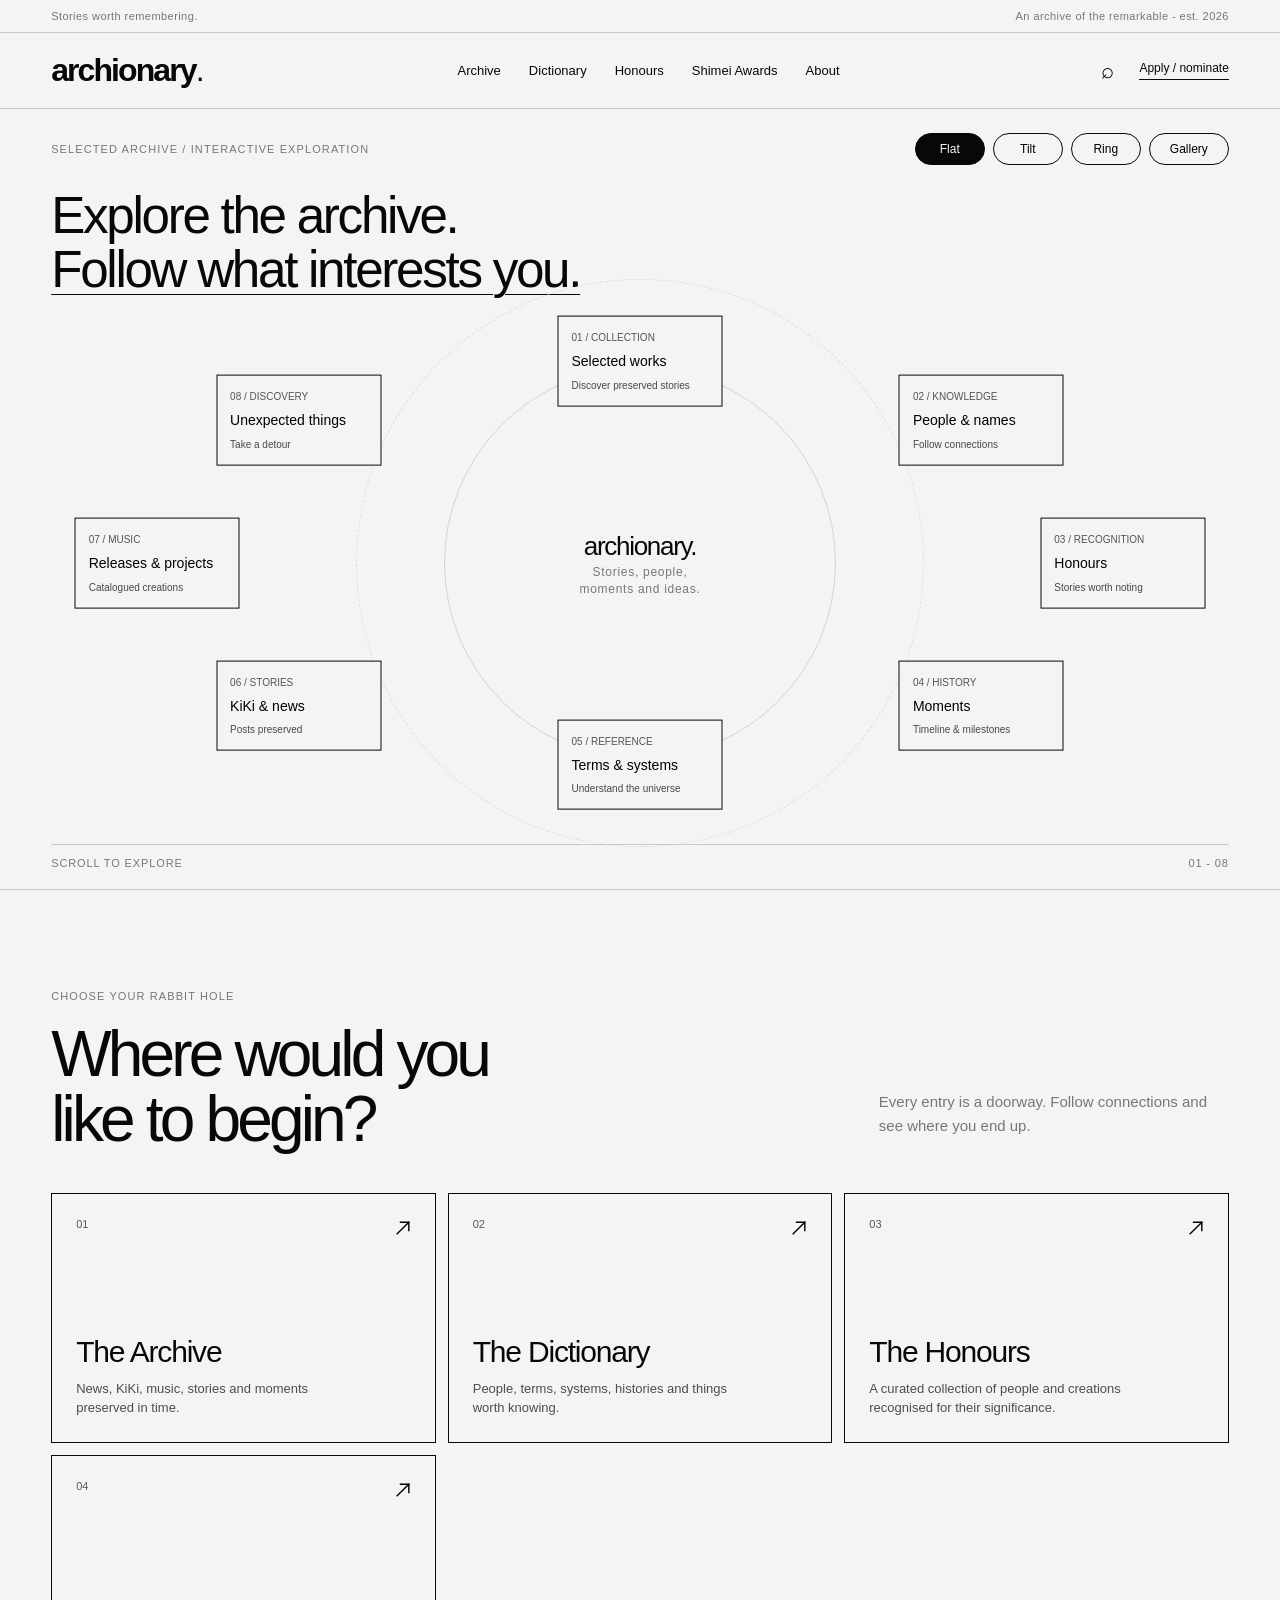
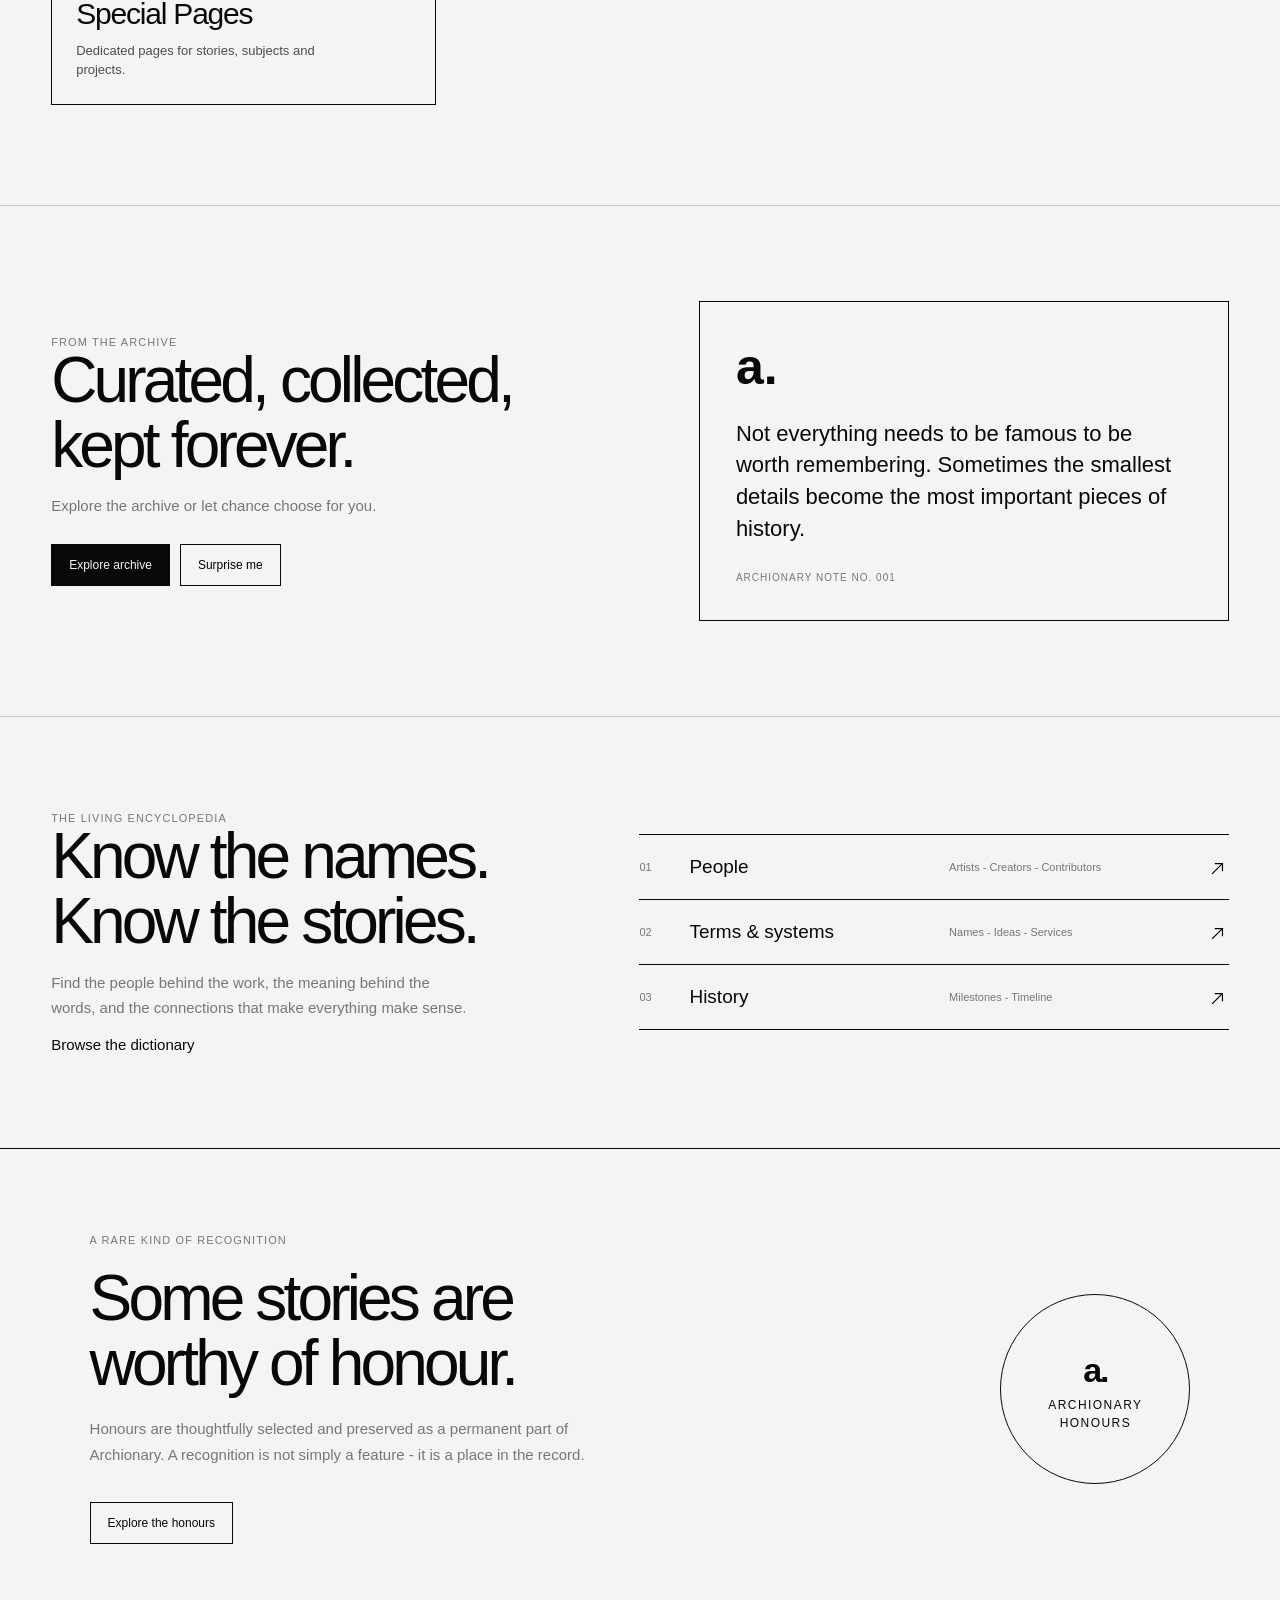
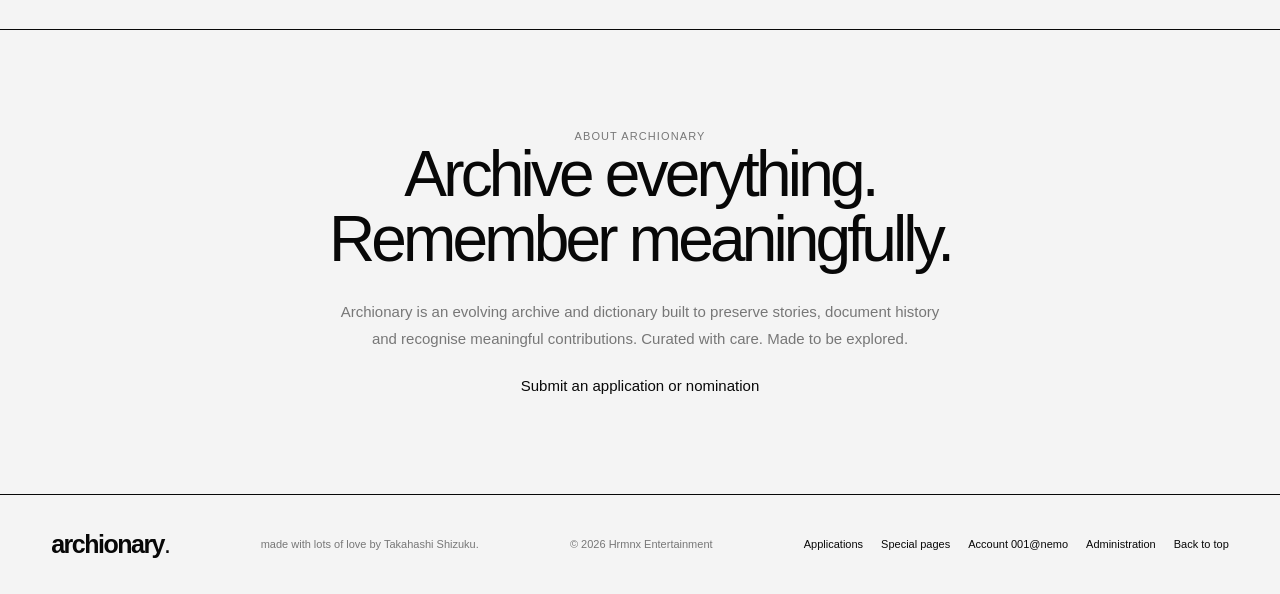
<file: index.html>
<!doctype html><html lang="en"><head><meta charset="utf-8"><meta name="viewport" content="width=device-width,initial-scale=1"><meta name="description" content="Archionary - stories worth remembering. A monochrome, interactive archive and dictionary."><title>archionary - stories worth remembering</title><link rel="icon" href="assets/favicon.svg" type="image/svg+xml"><link rel="stylesheet" href="assets/css/site.css"></head><body><div class="topline"><span>Stories worth remembering.</span><span class="topline-right">An archive of the remarkable - est. 2026</span></div><header class="site-header"><a class="brand" href="/" aria-label="Archionary home">archionary<span class="dot">.</span></a><button class="menu-toggle" aria-label="Toggle navigation" aria-expanded="false">Menu</button><nav class="main-nav" aria-label="Main navigation"><a href="#archive">Archive</a><a href="#dictionary">Dictionary</a><a href="#honours">Honours</a><a href="shimei-awards/">Shimei Awards</a><a href="#about">About</a></nav><div class="header-actions"><button class="search-open" aria-label="Search Archionary"></button><a class="apply-link" href="apply.html">Apply / nominate</a></div></header><main><section class="hero"><div class="hero-top"><p class="eyebrow">Selected archive / interactive exploration</p><div class="mode-controls" aria-label="Explore display modes"><button class="active" data-mode="flat">Flat</button><button data-mode="tilt">Tilt</button><button data-mode="ring">Ring</button><button data-mode="gallery">Gallery</button></div></div><h1 class="hero-title">Explore the archive.<br><em>Follow what interests you.</em></h1><div class="orbit-stage mode-flat" id="orbit-stage"><div class="orbit-center"><strong>archionary.</strong>Stories, people, moments and ideas.</div><button class="orbit-item" data-link="#archive" style="left:50%;top:7%;--angle:-8deg"><span class="item-index">01 / COLLECTION</span><strong>Selected works</strong><small>Discover preserved stories</small></button><button class="orbit-item" data-link="#dictionary" style="left:76%;top:20%;--angle:8deg"><span class="item-index">02 / KNOWLEDGE</span><strong>People & names</strong><small>Follow connections</small></button><button class="orbit-item" data-link="#honours" style="left:88%;top:50%;--angle:10deg"><span class="item-index">03 / RECOGNITION</span><strong>Honours</strong><small>Stories worth noting</small></button><button class="orbit-item" data-link="#archive" style="left:74%;top:78%;--angle:-4deg"><span class="item-index">04 / HISTORY</span><strong>Moments</strong><small>Timeline & milestones</small></button><button class="orbit-item" data-link="#dictionary" style="left:50%;top:91%;--angle:5deg"><span class="item-index">05 / REFERENCE</span><strong>Terms & systems</strong><small>Understand the universe</small></button><button class="orbit-item" data-link="#archive" style="left:25%;top:78%;--angle:6deg"><span class="item-index">06 / STORIES</span><strong>KiKi & news</strong><small>Posts preserved</small></button><button class="orbit-item" data-link="#archive" style="left:12%;top:50%;--angle:-8deg"><span class="item-index">07 / MUSIC</span><strong>Releases & projects</strong><small>Catalogued creations</small></button><button class="orbit-item" data-link="#about" style="left:25%;top:20%;--angle:3deg"><span class="item-index">08 / DISCOVERY</span><strong>Unexpected things</strong><small>Take a detour</small></button></div><div class="hero-bottom"><span>SCROLL TO EXPLORE</span><span>01 - 08</span></div></section><section class="discover" id="discover"><div class="section-heading"><p class="eyebrow">Choose your rabbit hole</p><h2>Where would you<br>like to begin?</h2><p class="section-intro">Every entry is a doorway. Follow connections and see where you end up.</p></div><div class="discovery-grid"><a class="discovery-card card-archive" href="archive.html"><span class="card-number">01</span><h3>The Archive</h3><p>News, KiKi, music, stories and moments preserved in time.</p><span class="card-arrow"><img class="icon-svg icon-arrow" src="assets/icons/arrow-up-right.svg" alt=""></span></a><a class="discovery-card card-dictionary" href="dictionary.html"><span class="card-number">02</span><h3>The Dictionary</h3><p>People, terms, systems, histories and things worth knowing.</p><span class="card-arrow"><img class="icon-svg icon-arrow" src="assets/icons/arrow-up-right.svg" alt=""></span></a><a class="discovery-card card-honours" href="honours.html"><span class="card-number">03</span><h3>The Honours</h3><p>A curated collection of people and creations recognised for their significance.</p><span class="card-arrow"><img class="icon-svg icon-arrow" src="assets/icons/arrow-up-right.svg" alt=""></span></a><a class="discovery-card card-archive" href="special-pages.html"><span class="card-number">04</span><h3>Special Pages</h3><p>Dedicated pages for stories, subjects and projects.</p><span class="card-arrow"><img class="icon-svg icon-arrow" src="assets/icons/arrow-up-right.svg" alt=""></span></a></div></section><section class="featured" id="archive"><div class="feature-title"><p class="eyebrow">From the archive</p><h2>Curated, collected,<br>kept forever.</h2><p>Explore the archive or let chance choose for you.</p><div class="feature-buttons"><a href="archive.html" class="button-dark">Explore archive</a><button class="button-outline" id="surprise">Surprise me</button></div></div><div class="feature-note"><div class="note-mark">a.</div><p>Not everything needs to be famous to be worth remembering. Sometimes the smallest details become the most important pieces of history.</p><span>ARCHIONARY NOTE NO. 001</span></div></section><section class="dictionary-preview" id="dictionary"><div class="dictionary-copy"><p class="eyebrow">The living encyclopedia</p><h2>Know the names.<br>Know the stories.</h2><p>Find the people behind the work, the meaning behind the words, and the connections that make everything make sense.</p><a href="dictionary.html" class="text-link">Browse the dictionary</a></div><div class="dictionary-tiles"><a href="dictionary.html#people"><span>01</span><strong>People</strong><small>Artists - Creators - Contributors</small><b><img class="icon-svg icon-arrow" src="assets/icons/arrow-up-right.svg" alt=""></b></a><a href="dictionary.html#terms"><span>02</span><strong>Terms & systems</strong><small>Names - Ideas - Services</small><b><img class="icon-svg icon-arrow" src="assets/icons/arrow-up-right.svg" alt=""></b></a><a href="dictionary.html#history"><span>03</span><strong>History</strong><small>Milestones - Timeline</small><b><img class="icon-svg icon-arrow" src="assets/icons/arrow-up-right.svg" alt=""></b></a></div></section><section class="honours-preview" id="honours"><div class="honours-inner"><p class="eyebrow">A rare kind of recognition</p><h2>Some stories are<br>worthy of honour.</h2><p>Honours are thoughtfully selected and preserved as a permanent part of Archionary. A recognition is not simply a feature - it is a place in the record.</p><a class="button-light" href="honours.html">Explore the honours</a></div><div class="honour-stamp"><div><strong>a.</strong>ARCHIONARY<br>HONOURS</div></div></section><section class="about-section" id="about"><p class="eyebrow">About Archionary</p><h2>Archive everything.<br>Remember meaningfully.</h2><p>Archionary is an evolving archive and dictionary built to preserve stories, document history and recognise meaningful contributions. Curated with care. Made to be explored.</p><a href="apply.html" class="text-link">Submit an application or nomination</a></section></main><footer class="site-footer"><a class="footer-brand" href="/">archionary<span class="dot">.</span></a><p>made with lots of love by Takahashi Shizuku.</p><p>© 2026 Hrmnx Entertainment</p><div class="footer-links"><a href="apply.html">Applications</a><a href="special-pages.html">Special pages</a><a href="account.html">Account 001@nemo</a><a href="admin.html">Administration</a><a href="#top">Back to top</a></div></footer><div class="search-overlay" hidden><div class="search-panel"><button class="search-close" aria-label="Close search">×</button><p class="eyebrow">Search the universe</p><label for="site-search">What are you looking for?</label><input id="site-search" type="search" placeholder="A person, song, story, term…"><p class="search-hint">Search will connect across the archive and dictionary as they are built.</p></div></div><script src="assets/js/site.js"></script></body></html>
</file>
<file: assets/css/site.css>
:root{--ink:#080808;--paper:#f4f4f4;--line:#c9c9c9;--mid:#777;--serif:Helvetica,Arial,sans-serif}*{box-sizing:border-box}html{scroll-behavior:smooth}body{margin:0;background:var(--paper);color:var(--ink);font-family:Helvetica,Arial,sans-serif;font-size:15px}a{color:inherit;text-decoration:none}button,input{font:inherit}.topline{padding:10px 4%;display:flex;justify-content:space-between;border-bottom:1px solid var(--line);font-size:11px;letter-spacing:.04em;color:var(--mid)}.site-header{height:76px;padding:0 4%;display:flex;align-items:center;justify-content:space-between;border-bottom:1px solid var(--line);gap:24px}.brand,.footer-brand{font-size:32px;font-weight:700;letter-spacing:-.06em}.brand .dot,.footer-brand .dot{font-weight:400}.main-nav,.header-actions{display:flex;align-items:center;gap:28px}.main-nav a{font-size:13px}.main-nav a:hover,.footer-links a:hover{text-decoration:underline;text-underline-offset:4px}.header-actions{gap:18px}.search-open,.menu-toggle{border:0;background:none;padding:7px;cursor:pointer;font-size:14px}.search-open:after{content:"⌕";font-size:22px}.apply-link{font-size:12px;border-bottom:1px solid var(--ink);padding-bottom:4px}.menu-toggle{display:none}.hero{padding:24px 4% 20px;min-height:min(780px,calc(100vh - 100px));position:relative;display:flex;flex-direction:column;overflow:hidden}.hero-top{display:flex;align-items:center;justify-content:space-between;gap:18px}.eyebrow{text-transform:uppercase;letter-spacing:.1em;font-size:11px;color:var(--mid);margin:0}.mode-controls{display:flex;gap:8px}.mode-controls button{border:1px solid var(--ink);border-radius:999px;background:transparent;padding:8px 20px;font-size:12px;cursor:pointer;min-width:70px}.mode-controls button.active,.mode-controls button:hover{background:var(--ink);color:var(--paper)}.hero-title{font-size:clamp(32px,4vw,58px);font-weight:400;letter-spacing:-.045em;line-height:1.05;margin:24px 0 0}.hero-title em{font-style:normal;text-decoration:underline;text-decoration-thickness:1px;text-underline-offset:7px}.orbit-stage{position:relative;flex:1;min-height:430px;margin:20px 0 35px;display:grid;place-items:center;--orbit: min(37vw,390px)}.orbit-stage:before,.orbit-stage:after{content:"";position:absolute;border:1px solid #d4d4d4;border-radius:50%;width:var(--orbit);height:var(--orbit);pointer-events:none}.orbit-stage:after{width:calc(var(--orbit)*1.45);height:calc(var(--orbit)*1.45);border-style:dashed;opacity:.65}.orbit-center{position:absolute;z-index:0;width:140px;text-align:center;line-height:1.4;font-size:12px;color:var(--mid);letter-spacing:.06em}.orbit-center strong{display:block;color:var(--ink);font-size:26px;letter-spacing:-.05em;font-weight:500}.orbit-item{position:absolute;width:clamp(115px,14vw,165px);min-height:82px;padding:15px 13px;border:1px solid var(--ink);background:var(--paper);display:flex;flex-direction:column;justify-content:space-between;gap:10px;cursor:pointer;transition:transform .45s ease,background .25s,color .25s,box-shadow .25s;z-index:1;text-align:left}.orbit-item:hover,.orbit-item.selected{background:var(--ink);color:var(--paper);box-shadow:0 0 0 1px var(--ink)}.orbit-item .item-index{font-size:10px;opacity:.65}.orbit-item strong{font-weight:400;font-size:14px;line-height:1.2}.orbit-item small{font-size:10px;opacity:.7}.orbit-stage.mode-tilt .orbit-item{transform:translate(-50%,-50%) rotate(var(--angle)) translateY(-7px)}.orbit-stage.mode-ring .orbit-item{border-radius:999px;text-align:center;min-height:75px}.orbit-stage.mode-gallery{display:flex;justify-content:center;align-items:center;gap:12px;flex-wrap:wrap}.orbit-stage.mode-gallery:before,.orbit-stage.mode-gallery:after,.orbit-stage.mode-gallery .orbit-center{display:none}.orbit-stage.mode-gallery .orbit-item{position:relative;left:auto!important;top:auto!important;transform:none!important}.orbit-stage.mode-flat .orbit-item{transform:translate(-50%,-50%)}.orbit-item.detail-open{width:clamp(160px,19vw,220px);min-height:115px}.hero-bottom{display:flex;justify-content:space-between;border-top:1px solid var(--line);padding-top:12px;font-size:11px;letter-spacing:.08em;color:var(--mid)}.discover{padding:100px 4%;border-top:1px solid var(--line)}.section-heading{display:grid;grid-template-columns:1fr 1fr;align-items:end;margin-bottom:40px}.section-heading .eyebrow{grid-column:1/-1;margin-bottom:20px}.section-heading h2,.feature-title h2,.dictionary-copy h2,.honours-inner h2,.about-section h2{font-size:clamp(40px,5vw,72px);font-weight:400;line-height:1.02;letter-spacing:-.06em;margin:0}.section-intro{max-width:350px;line-height:1.6;color:var(--mid);justify-self:end}.discovery-grid{display:grid;grid-template-columns:repeat(3,1fr);gap:12px}.discovery-card{padding:24px;min-height:250px;position:relative;border:1px solid var(--ink);transition:background .2s,color .2s;display:flex;flex-direction:column}.discovery-card:hover{background:var(--ink);color:var(--paper)}.card-number{font-size:11px;color:inherit;opacity:.65}.discovery-card h3{font-size:30px;font-weight:400;letter-spacing:-.04em;margin:auto 0 10px}.discovery-card p{max-width:270px;line-height:1.5;color:inherit;opacity:.7;font-size:13px;margin:0}.card-arrow{position:absolute;right:22px;top:22px;font-size:20px}.featured{padding:95px 4%;display:grid;grid-template-columns:1fr 1fr;gap:10%;align-items:center;border-top:1px solid var(--line)}.feature-title>p:not(.eyebrow){color:var(--mid);line-height:1.6}.feature-buttons{display:flex;gap:10px;margin-top:26px;flex-wrap:wrap}.button-dark,.button-outline,.button-light{padding:13px 17px;font-size:12px;display:inline-block;border:1px solid var(--ink)}.button-dark{background:var(--ink);color:var(--paper)}.button-outline{background:transparent;cursor:pointer}.feature-note{padding:36px;border:1px solid var(--ink);position:relative}.note-mark{font-size:50px;font-weight:600}.feature-note p{font-size:22px;line-height:1.45}.feature-note span{font-size:10px;letter-spacing:.1em;color:var(--mid)}.dictionary-preview{padding:95px 4%;border-top:1px solid var(--line);display:grid;grid-template-columns:.9fr 1.1fr;gap:9%;align-items:center}.dictionary-copy>p:not(.eyebrow){line-height:1.7;color:var(--mid);max-width:420px}.dictionary-tiles{display:flex;flex-direction:column;border-top:1px solid var(--ink)}.dictionary-tiles a{padding:21px 0;border-bottom:1px solid var(--ink);display:grid;grid-template-columns:40px 1fr 1fr 20px;align-items:center;gap:10px}.dictionary-tiles span,.dictionary-tiles small{color:var(--mid);font-size:11px}.dictionary-tiles strong{font-size:19px;font-weight:400}.dictionary-tiles b{font-weight:400}.honours-preview{border-top:1px solid var(--ink);border-bottom:1px solid var(--ink);padding:85px 7%;display:flex;justify-content:space-between;align-items:center;gap:40px}.honours-inner{max-width:620px}.honours-inner h2{margin:20px 0}.honours-inner>p:not(.eyebrow){max-width:500px;line-height:1.7;color:var(--mid)}.button-light{margin-top:20px}.honour-stamp{width:190px;flex-shrink:0;aspect-ratio:1;border:1px solid var(--ink);border-radius:50%;display:grid;place-items:center;text-align:center;font-size:12px;letter-spacing:.12em;line-height:1.5}.honour-stamp strong{font-size:34px;letter-spacing:-.06em;display:block}.about-section{text-align:center;padding:100px 6%;max-width:950px;margin:auto}.about-section>p:not(.eyebrow){max-width:600px;margin:25px auto;line-height:1.8;color:var(--mid)}.site-footer{border-top:1px solid var(--ink);padding:35px 4%;display:flex;align-items:center;justify-content:space-between;gap:20px;flex-wrap:wrap}.footer-brand{font-size:25px}.site-footer p{font-size:11px;color:var(--mid);margin:0}.footer-links{display:flex;gap:18px;font-size:11px}.search-overlay{position:fixed;inset:0;background:#000d;z-index:10;display:grid;place-items:center;padding:20px}.search-overlay[hidden]{display:none}.search-panel{background:var(--paper);width:min(600px,100%);padding:40px;position:relative}.search-close{position:absolute;right:18px;top:18px;background:none;border:0;cursor:pointer;font-size:20px}.search-panel label{font-size:25px;display:block;margin:0 0 14px}.search-panel input{width:100%;padding:13px 0;border:0;border-bottom:1px solid var(--ink);background:transparent;font-size:18px;outline:none}.search-hint{font-size:11px;color:var(--mid)}@media(max-width:850px){.main-nav{gap:14px}.hero{min-height:700px}.orbit-stage{--orbit:min(45vw,340px)}.orbit-item{width:120px}.featured,.dictionary-preview{grid-template-columns:1fr;gap:40px}.discovery-grid{grid-template-columns:1fr}.honours-preview{padding:65px 5%}.honour-stamp{width:150px}}@media(max-width:620px){.site-header{height:68px}.brand{font-size:26px}.menu-toggle{display:block;margin-left:auto}.main-nav{display:none;position:absolute;top:100px;left:0;right:0;z-index:5;background:var(--paper);padding:20px 5%;border-bottom:1px solid var(--ink);flex-direction:column;align-items:flex-start}.main-nav.open{display:flex}.header-actions{gap:6px}.apply-link{font-size:10px}.hero{padding:20px 5%;min-height:720px}.hero-top{align-items:flex-start;flex-direction:column}.mode-controls{width:100%;justify-content:space-between}.mode-controls button{padding:7px 12px;min-width:0}.hero-title{font-size:40px}.orbit-stage{min-height:430px;--orbit:245px}.orbit-stage:after{width:320px;height:320px}.orbit-item{width:100px;min-height:65px;padding:10px}.orbit-item strong{font-size:12px}.orbit-item small{font-size:9px}.orbit-center strong{font-size:20px}.hero-bottom{font-size:9px}.discover,.featured,.dictionary-preview{padding:65px 5%}.section-heading{grid-template-columns:1fr}.section-intro{justify-self:start}.discovery-card{min-height:210px}.honours-preview{flex-direction:column;align-items:flex-start}.honour-stamp{align-self:center}.site-footer{flex-direction:column;align-items:flex-start}.footer-links{flex-wrap:wrap}.search-panel{padding:30px 20px}.search-panel label{font-size:22px}.dictionary-tiles a{grid-template-columns:30px 1fr 20px}.dictionary-tiles small{display:none}}.icon-svg{display:inline-block;width:18px;height:18px;vertical-align:middle;color:currentColor}.icon-arrow-left{width:14px;height:14px;margin-right:6px}.card-arrow .icon-arrow{width:20px;height:20px}.dictionary-tiles .icon-arrow{width:17px;height:17px}.topline-home{display:inline-flex;align-items:center;gap:4px}
</file>
